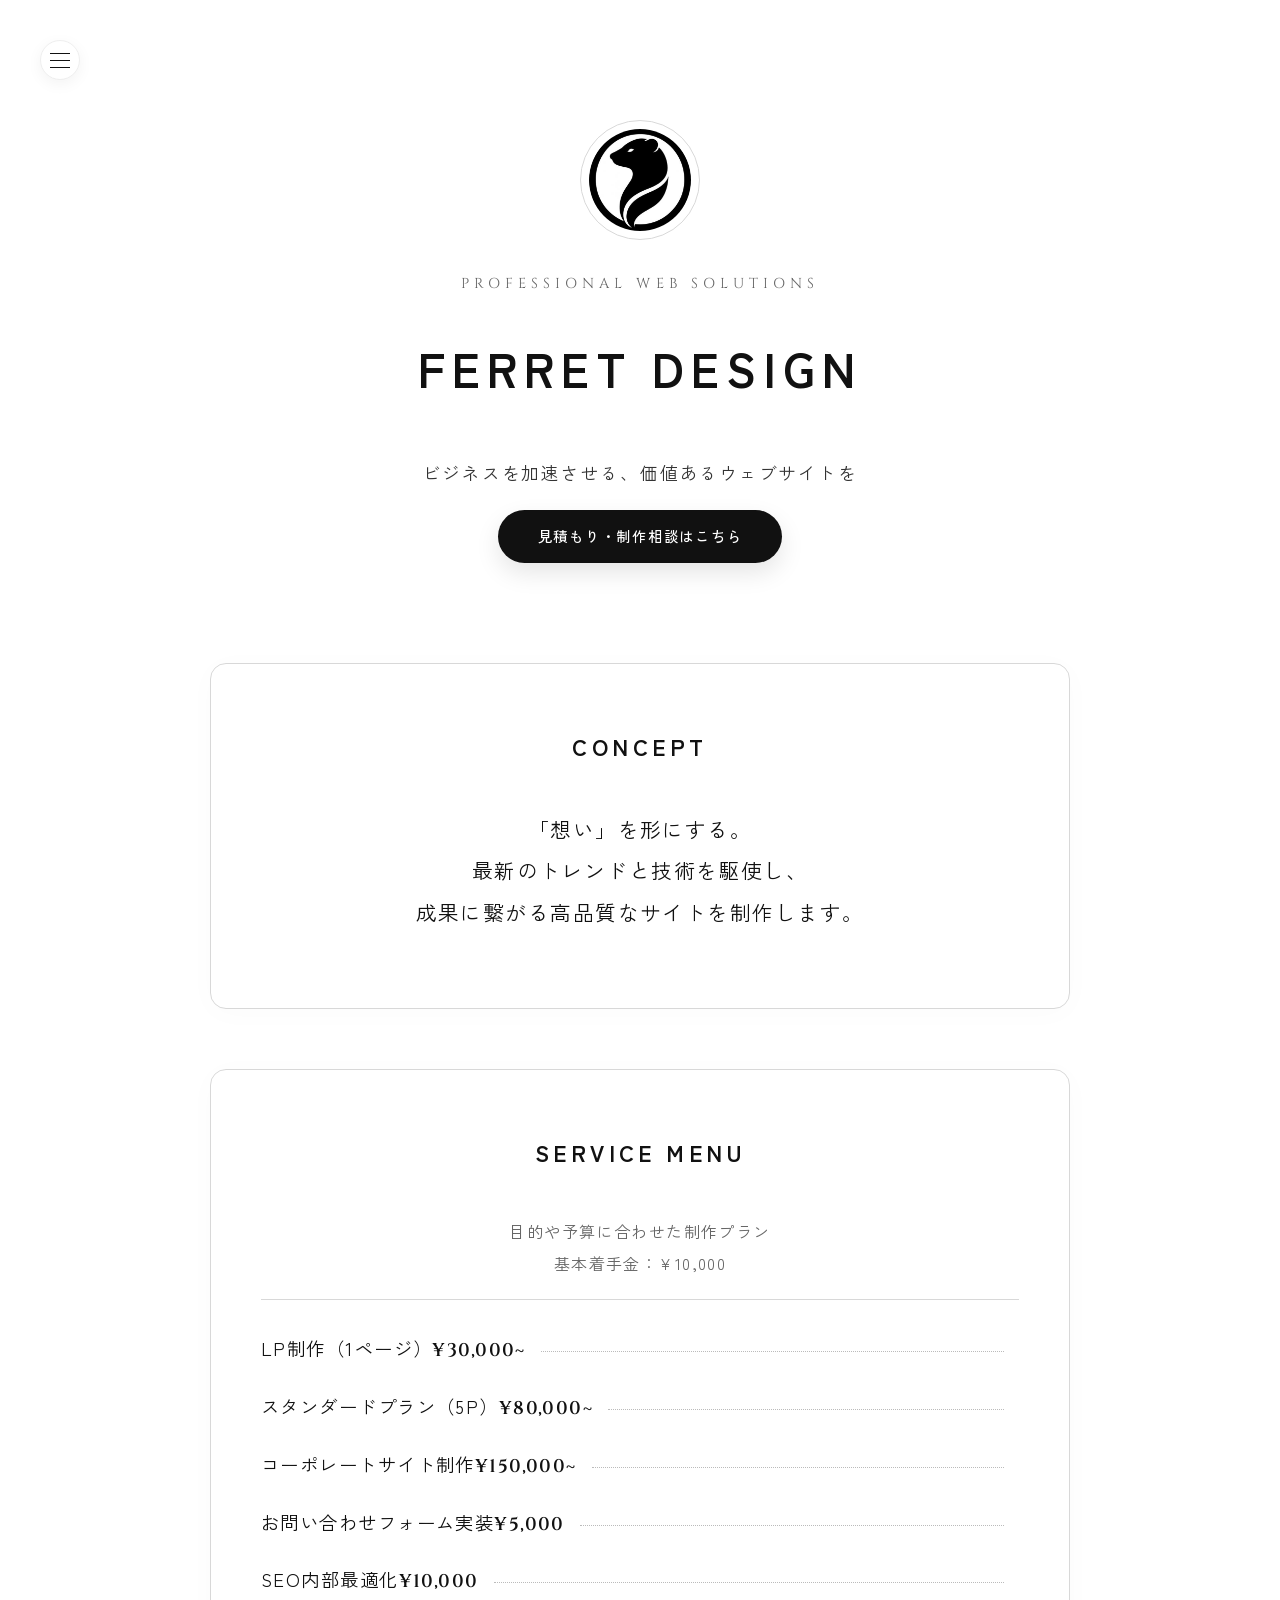
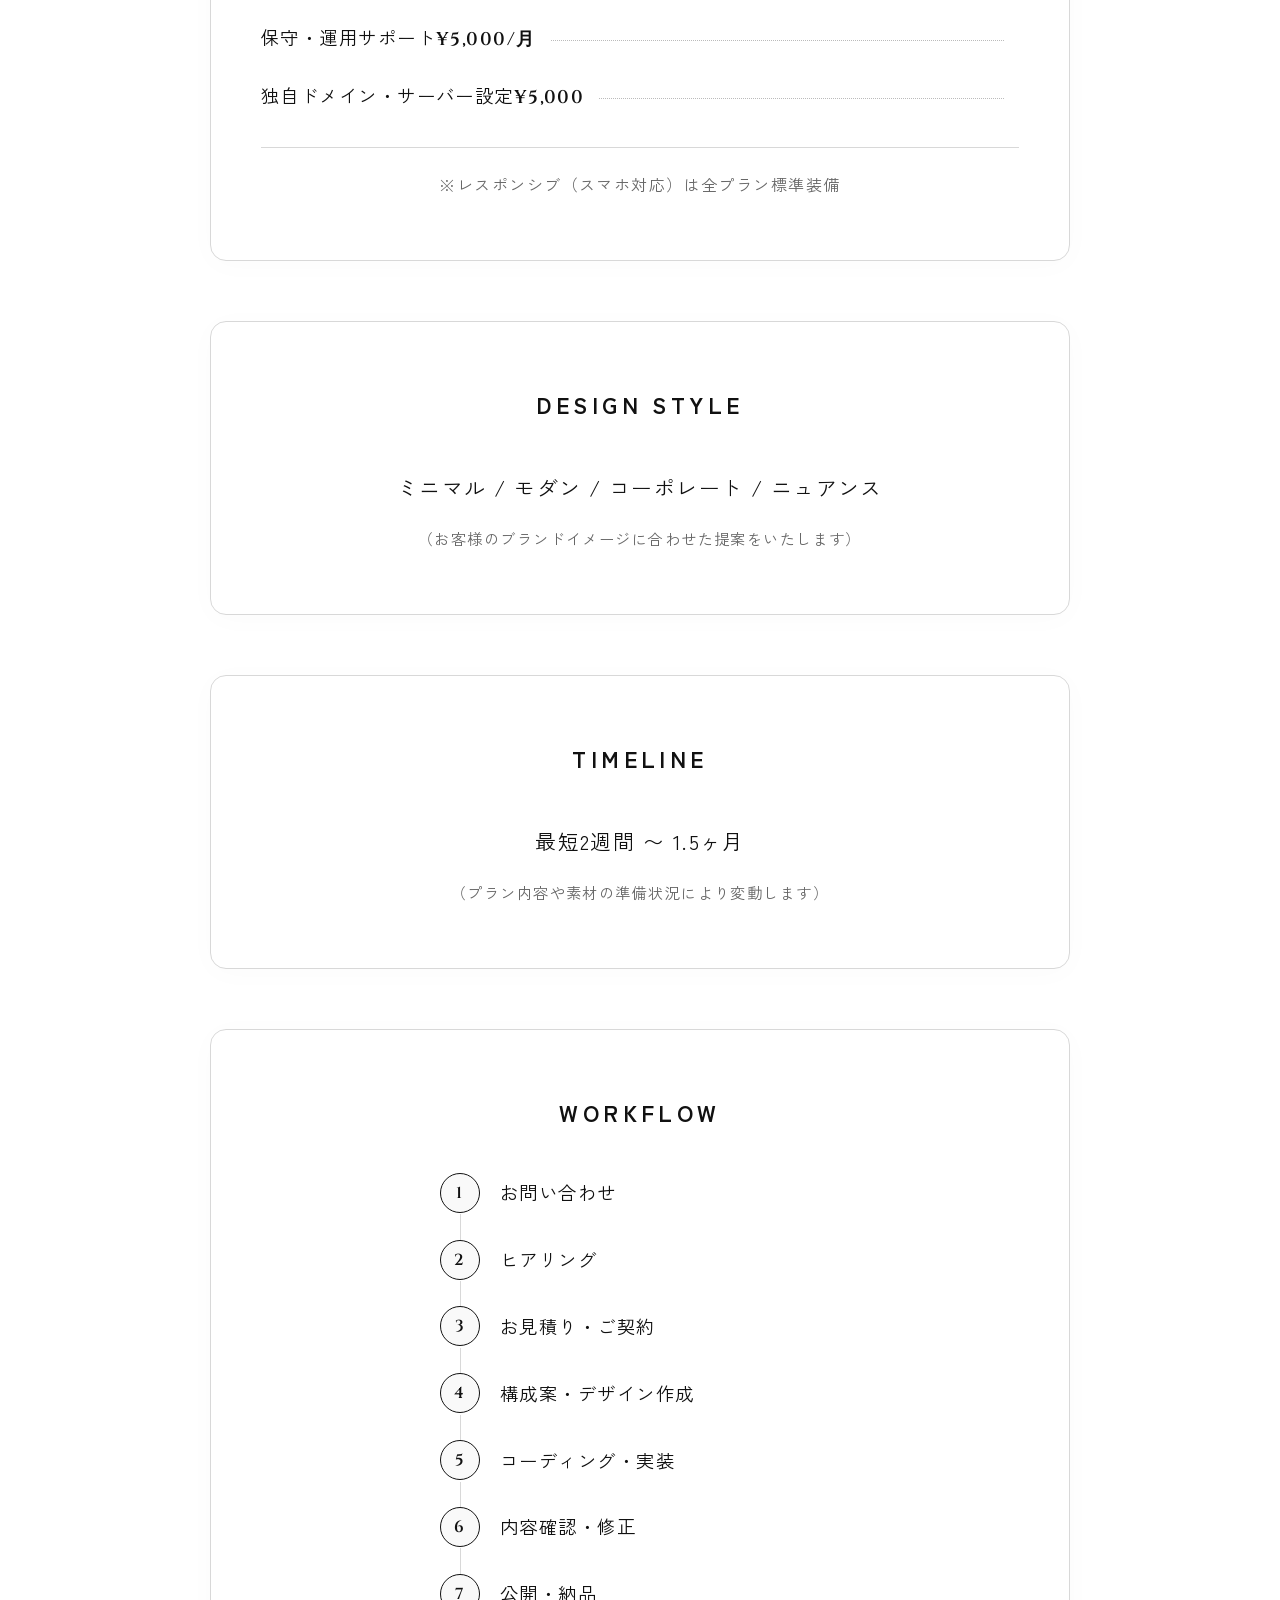
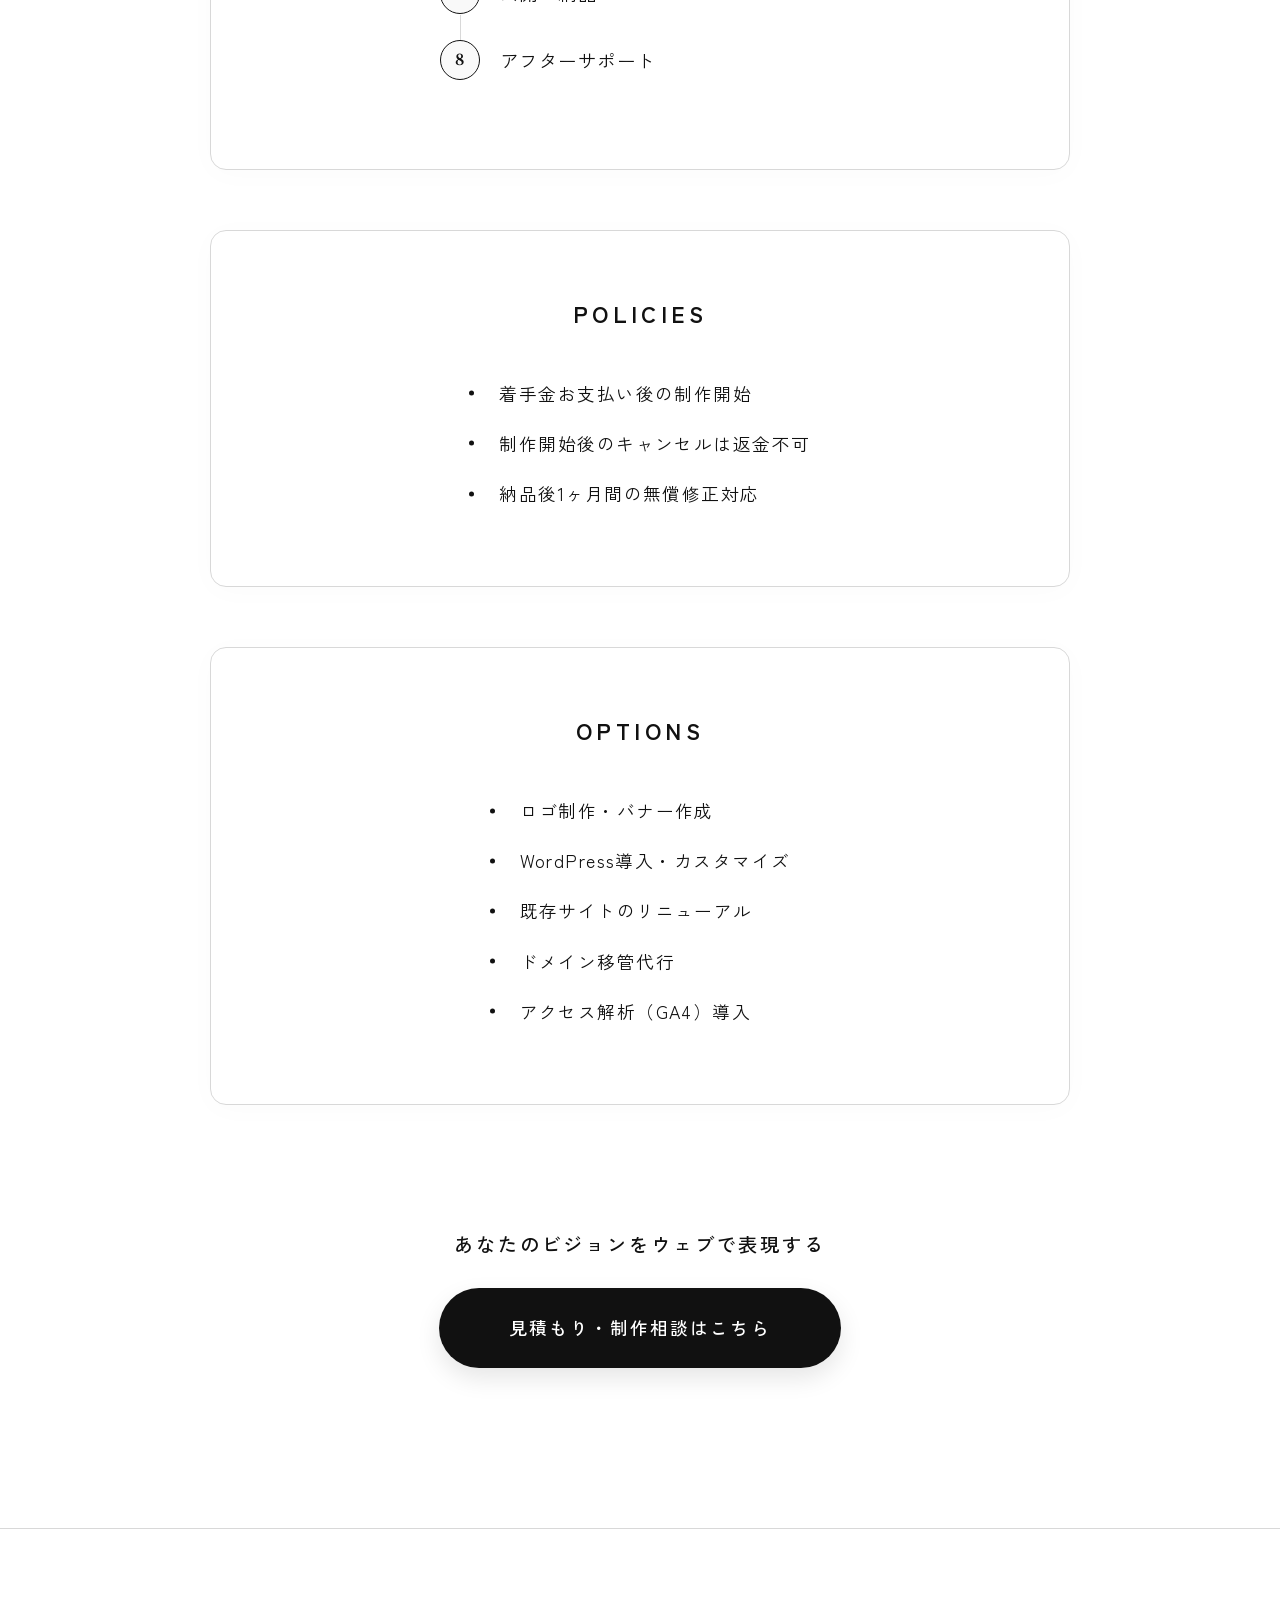
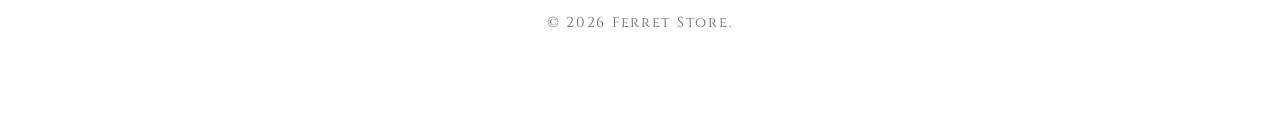
<file: index.html>
<!DOCTYPE html>
<html lang="ja">
<head>
    <meta charset="UTF-8">
    <meta name="viewport" content="width=device-width, initial-scale=1.0">
    <title>Ferret Store | カスタムコントローラーショップ</title>
    <meta name="description" content="PS4純正コントローラー（DualShock4）をベースにカスタムを行う持ち込みサービス">
    
    <!-- Google Fonts -->
    <link rel="preconnect" href="https://fonts.googleapis.com">
    <link rel="preconnect" href="https://fonts.gstatic.com" crossorigin>
    <link href="https://fonts.googleapis.com/css2?family=Cinzel:wght@400..800&family=Zen+Kaku+Gothic+New:wght@300;400;500&display=swap" rel="stylesheet">
    
    <link rel="stylesheet" href="style.css">
    <style>
        /* Sidebar Navigation Styles */
        .side-nav {
            position: fixed;
            top: 40px;
            left: 40px;
            z-index: 1000;
        }

        .nav-toggle {
            cursor: pointer;
            width: 40px;
            height: 40px;
            display: flex;
            flex-direction: column;
            justify-content: center;
            align-items: center;
            background: #fff;
            border: 1px solid #eee;
            border-radius: 50%;
            box-shadow: 0 4px 15px rgba(0,0,0,0.05);
            transition: all 0.3s ease;
        }

        .nav-toggle span {
            display: block;
            width: 20px;
            height: 1px;
            background: #111;
            margin: 3px 0;
            transition: 0.3s;
        }

        .nav-links {
            list-style: none;
            margin-top: 20px;
            background: rgba(255, 255, 255, 0.95);
            padding: 20px;
            border-radius: 12px;
            border: 1px solid #eee;
            box-shadow: 0 10px 30px rgba(0,0,0,0.05);
            backdrop-filter: blur(10px);
            opacity: 0;
            visibility: hidden;
            transform: translateX(-20px);
            transition: all 0.4s cubic-bezier(0.165, 0.84, 0.44, 1);
        }

        .side-nav.active .nav-links {
            opacity: 1;
            visibility: visible;
            transform: translateX(0);
        }

        .side-nav.active .nav-toggle span:nth-child(1) { transform: translateY(7px) rotate(45deg); }
        .side-nav.active .nav-toggle span:nth-child(2) { opacity: 0; }
        .side-nav.active .nav-toggle span:nth-child(3) { transform: translateY(-7px) rotate(-45deg); }

        .nav-links li {
            margin-bottom: 15px;
        }

        .nav-links li:last-child {
            margin-bottom: 0;
        }

        .nav-links a {
            text-decoration: none;
            color: #666;
            font-size: 0.85rem;
            text-transform: uppercase;
            letter-spacing: 0.2em;
            transition: color 0.3s;
            font-family: 'Zen Kaku Gothic New', sans-serif;
        }

        .nav-links a:hover {
            color: #111;
        }

        @media (max-width: 1000px) {
            .side-nav {
                top: 20px;
                left: 20px;
            }
        }
    </style>
</head>
<body>
    <nav class="side-nav">
        <div class="nav-toggle" id="navToggle">
            <span></span>
            <span></span>
            <span></span>
        </div>
        <ul class="nav-links">
            <li><a href="#concept">Concept</a></li>
            <li><a href="#menu">Menu</a></li>
            <li><a href="#colors">Colors</a></li>
            <li><a href="#delivery">Delivery</a></li>
            <li><a href="#flow">Flow</a></li>
            <li><a href="#notes">Notes</a></li>
            <li><a href="estimate.html" target="_blank">Order</a></li>
            <li><a href="contact.html" target="_blank">Contact</a></li>
        </ul>
    </nav>
    <div class="wrapper fade-in">
        <header class="header">
            <div class="logo-container">
                <img src="logo.jpg" alt="Ferret Design Logo" class="site-logo">
            </div>
            <p class="subtitle">Professional Web Solutions</p>
            <h1 class="site-title">Ferret Design</h1>
            <div class="header-cta" style="margin-top: 40px;">
                <p class="cta-tagline" style="font-size: 1.1rem; margin-bottom: 20px; letter-spacing: 0.1em; color: #333;">ビジネスを加速させる、価値あるウェブサイトを</p>
                <a href="estimate.html" target="_blank" class="btn-primary" style="padding: 12px 40px; font-size: 0.9rem;">見積もり・制作相談はこちら</a>
            </div>
        </header>

        <main class="main-content">
            <section class="section" id="concept">
                <h2 class="section-title">Concept</h2>
                <div class="content-box">
                    <p class="text-large">
                        「想い」を形にする。<br>
                        最新のトレンドと技術を駆使し、<br>
                        成果に繋がる高品質なサイトを制作します。
                    </p>
                </div>
            </section>

            <section class="section" id="menu">
                <h2 class="section-title">Service Menu</h2>
                <div class="content-box">
                    <div class="menu-header">
                        <p>目的や予算に合わせた制作プラン</p>
                        <p>基本着手金：¥10,000</p>
                    </div>
                    <ul class="menu-list">
                        <li><span class="label">LP制作（1ページ）</span><span class="price">¥30,000~</span></li>
                        <li><span class="label">スタンダードプラン（5P）</span><span class="price">¥80,000~</span></li>
                        <li><span class="label">コーポレートサイト制作</span><span class="price">¥150,000~</span></li>
                        <li><span class="label">お問い合わせフォーム実装</span><span class="price">¥5,000</span></li>
                        <li><span class="label">SEO内部最適化</span><span class="price">¥10,000</span></li>
                        <li><span class="label">保守・運用サポート</span><span class="price">¥5,000/月</span></li>
                        <li><span class="label">独自ドメイン・サーバー設定</span><span class="price">¥5,000</span></li>
                    </ul>
                    <div class="menu-footer">
                        <p>※レスポンシブ（スマホ対応）は全プラン標準装備</p>
                    </div>
                </div>
            </section>

            <section class="section" id="colors">
                <h2 class="section-title">Design Style</h2>
                <div class="content-box">
                    <p class="text-large">ミニマル / モダン / コーポレート / ニュアンス</p>
                    <p class="text-small">（お客様のブランドイメージに合わせた提案をいたします）</p>
                </div>
            </section>

            <section class="section" id="delivery">
                <h2 class="section-title">Timeline</h2>
                <div class="content-box">
                    <p class="text-large">最短2週間 〜 1.5ヶ月</p>
                    <p class="text-small">（プラン内容や素材の準備状況により変動します）</p>
                </div>
            </section>

            <section class="section" id="flow">
                <h2 class="section-title">Workflow</h2>
                <div class="content-box">
                    <ol class="flow-list">
                        <li><span>1</span>お問い合わせ</li>
                        <li><span>2</span>ヒアリング</li>
                        <li><span>3</span>お見積り・ご契約</li>
                        <li><span>4</span>構成案・デザイン作成</li>
                        <li><span>5</span>コーディング・実装</li>
                        <li><span>6</span>内容確認・修正</li>
                        <li><span>7</span>公開・納品</li>
                        <li><span>8</span>アフターサポート</li>
                    </ol>
                </div>
            </section>

            <section class="section" id="notes">
                <h2 class="section-title">Policies</h2>
                <div class="content-box">
                    <ul class="notes-list">
                        <li>着手金お支払い後の制作開始</li>
                        <li>制作開始後のキャンセルは返金不可</li>
                        <li>納品後1ヶ月間の無償修正対応</li>
                    </ul>
                </div>
            </section>

            <section class="section" id="details">
                <h2 class="section-title">Options</h2>
                <div class="content-box">
                    <ul class="notes-list">
                        <li>ロゴ制作・バナー作成</li>
                        <li>WordPress導入・カスタマイズ</li>
                        <li>既存サイトのリニューアル</li>
                        <li>ドメイン移管代行</li>
                        <li>アクセス解析（GA4）導入</li>
                    </ul>
                </div>
            </section>

            <section class="cta-section">
                <p class="cta-tagline" style="font-size: 1.2rem; margin-bottom: 25px; letter-spacing: 0.15em; font-weight: 500;">あなたのビジョンをウェブで表現する</p>
                <a href="estimate.html" target="_blank" class="btn-primary">見積もり・制作相談はこちら</a>
            </section>
        </main>

        <footer class="footer">
            <p>&copy; 2026 Ferret Store.</p>
        </footer>
    </div>
    <script>
        const navToggle = document.getElementById('navToggle');
        const sideNav = document.querySelector('.side-nav');
        const navLinks = document.querySelectorAll('.nav-links a');

        navToggle.addEventListener('click', () => {
            sideNav.classList.toggle('active');
        });

        navLinks.forEach(link => {
            link.addEventListener('click', () => {
                sideNav.classList.remove('active');
            });
        });
    </script>
</body>
</html>
</file>
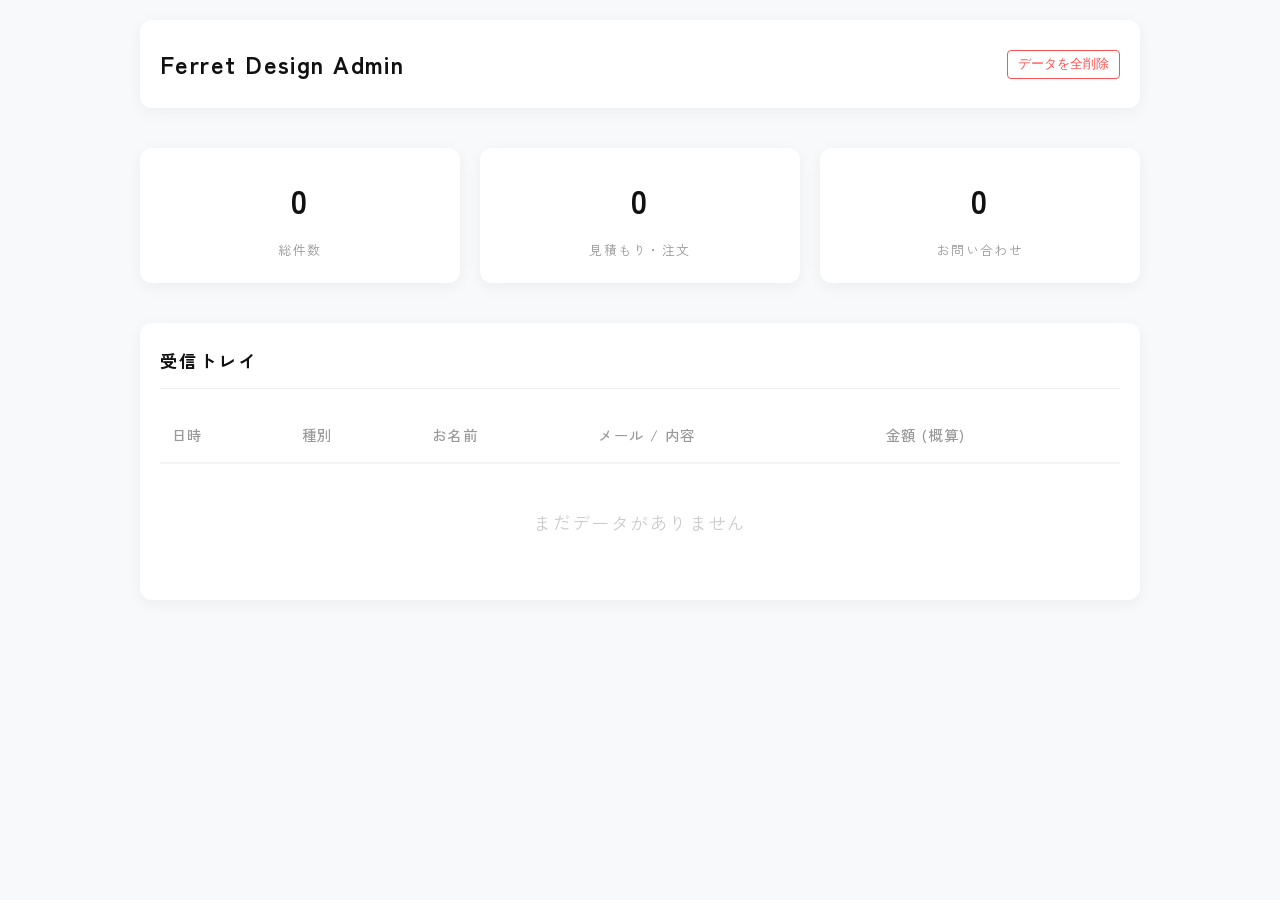
<file: admin.html>
<!DOCTYPE html>
<html lang="ja">
<head>
    <meta charset="UTF-8">
    <meta name="viewport" content="width=device-width, initial-scale=1.0">
    <title>Admin Dashboard | Ferret Design</title>
    
    <!-- Google Fonts -->
    <link rel="preconnect" href="https://fonts.googleapis.com">
    <link rel="preconnect" href="https://fonts.gstatic.com" crossorigin>
    <link href="https://fonts.googleapis.com/css2?family=Zen+Kaku+Gothic+New:wght@300;400;500;700&display=swap" rel="stylesheet">
    
    <link rel="stylesheet" href="style.css">
    <style>
        body {
            background-color: #f8f9fa;
            padding: 20px;
        }
        .admin-container {
            max-width: 1000px;
            margin: 0 auto;
        }
        .admin-header {
            display: flex;
            justify-content: space-between;
            align-items: center;
            margin-bottom: 40px;
            padding: 20px;
            background: #fff;
            border-radius: 12px;
            box-shadow: 0 4px 15px rgba(0,0,0,0.05);
        }
        .admin-title {
            font-size: 1.5rem;
            font-weight: 700;
            color: #111;
        }
        .stats-grid {
            display: grid;
            grid-template-columns: repeat(auto-fit, minmax(200px, 1fr));
            gap: 20px;
            margin-bottom: 40px;
        }
        .stat-card {
            background: #fff;
            padding: 20px;
            border-radius: 12px;
            box-shadow: 0 4px 15px rgba(0,0,0,0.05);
            text-align: center;
        }
        .stat-value {
            font-size: 2rem;
            font-weight: 700;
            color: #111;
            margin-bottom: 5px;
        }
        .stat-label {
            font-size: 0.8rem;
            color: #999;
            text-transform: uppercase;
        }
        .data-table-container {
            background: #fff;
            padding: 20px;
            border-radius: 12px;
            box-shadow: 0 4px 15px rgba(0,0,0,0.05);
            overflow-x: auto;
        }
        .table-title {
            font-size: 1.1rem;
            font-weight: 700;
            margin-bottom: 20px;
            padding-bottom: 10px;
            border-bottom: 1px solid #eee;
        }
        table {
            width: 100%;
            border-collapse: collapse;
            font-size: 0.9rem;
        }
        th {
            text-align: left;
            padding: 12px;
            color: #999;
            font-weight: 500;
            border-bottom: 2px solid #f5f5f5;
        }
        td {
            padding: 15px 12px;
            border-bottom: 1px solid #f5f5f5;
            vertical-align: top;
        }
        .badge {
            display: inline-block;
            padding: 4px 8px;
            border-radius: 4px;
            font-size: 0.75rem;
            font-weight: 700;
        }
        .badge-order { background: #e3f2fd; color: #1976d2; }
        .badge-contact { background: #f1f8e9; color: #388e3c; }
        
        .empty-state {
            text-align: center;
            padding: 40px;
            color: #ccc;
        }
    </style>
</head>
<body>
    <div class="admin-container fade-in">
        <header class="admin-header">
            <div class="admin-title">Ferret Design Admin</div>
            <button onclick="clearData()" style="font-size: 0.8rem; color: #ff5252; background: none; border: 1px solid #ff5252; padding: 5px 10px; border-radius: 4px; cursor: pointer;">データを全削除</button>
        </header>

        <div class="stats-grid">
            <div class="stat-card">
                <div class="stat-value" id="totalCount">0</div>
                <div class="stat-label">総件数</div>
            </div>
            <div class="stat-card">
                <div class="stat-value" id="orderCount">0</div>
                <div class="stat-label">見積もり・注文</div>
            </div>
            <div class="stat-card">
                <div class="stat-value" id="contactCount">0</div>
                <div class="stat-label">お問い合わせ</div>
            </div>
        </div>

        <div class="data-table-container">
            <div class="table-title">受信トレイ</div>
            <table id="dataTable">
                <thead>
                    <tr>
                        <th>日時</th>
                        <th>種別</th>
                        <th>お名前</th>
                        <th>メール / 内容</th>
                        <th>金額 (概算)</th>
                    </tr>
                </thead>
                <tbody id="dataBody">
                    <!-- Data will be loaded here -->
                </tbody>
            </table>
            <div id="emptyState" class="empty-state">まだデータがありません</div>
        </div>
    </div>

    <script>
        function loadData() {
            const data = JSON.parse(localStorage.getItem('ferretStoreData') || '[]');
            const body = document.getElementById('dataBody');
            const emptyState = document.getElementById('emptyState');
            
            body.innerHTML = '';
            
            if (data.length === 0) {
                emptyState.style.display = 'block';
            } else {
                emptyState.style.display = 'none';
                data.sort((a, b) => new Date(b.date) - new Date(a.date));
                
                data.forEach(item => {
                    const tr = document.createElement('tr');
                    const isOrder = item.type === 'Order';
                    tr.innerHTML = `
                        <td style="white-space: nowrap;">${new Date(item.date).toLocaleString()}</td>
                        <td><span class="badge ${isOrder ? 'badge-order' : 'badge-contact'}">${isOrder ? '見積もり' : '問い合わ'}</span></td>
                        <td style="font-weight: 500;">${item.name}</td>
                        <td>
                            <div style="color: #666; margin-bottom: 5px;">${item.email}</div>
                            <div style="font-size: 0.85rem; line-height: 1.4;">${item.message}</div>
                            ${item.options ? `<div style="font-size: 0.75rem; color: #999; margin-top: 5px;">オプション: ${item.options}</div>` : ''}
                        </td>
                        <td style="font-weight: 700;">${item.total || '-'}</td>
                    `;
                    body.appendChild(tr);
                });
            }

            // Stats
            document.getElementById('totalCount').textContent = data.length;
            document.getElementById('orderCount').textContent = data.filter(i => i.type === 'Order').length;
            document.getElementById('contactCount').textContent = data.filter(i => i.type === 'Contact').length;
        }

        function clearData() {
            if(confirm('全てのデータを削除してもよろしいですか？')) {
                localStorage.removeItem('ferretStoreData');
                loadData();
            }
        }

        loadData();
        // Refresh every 5 seconds if someone submits while open
        setInterval(loadData, 5000);
    </script>
</body>
</html>
</file>
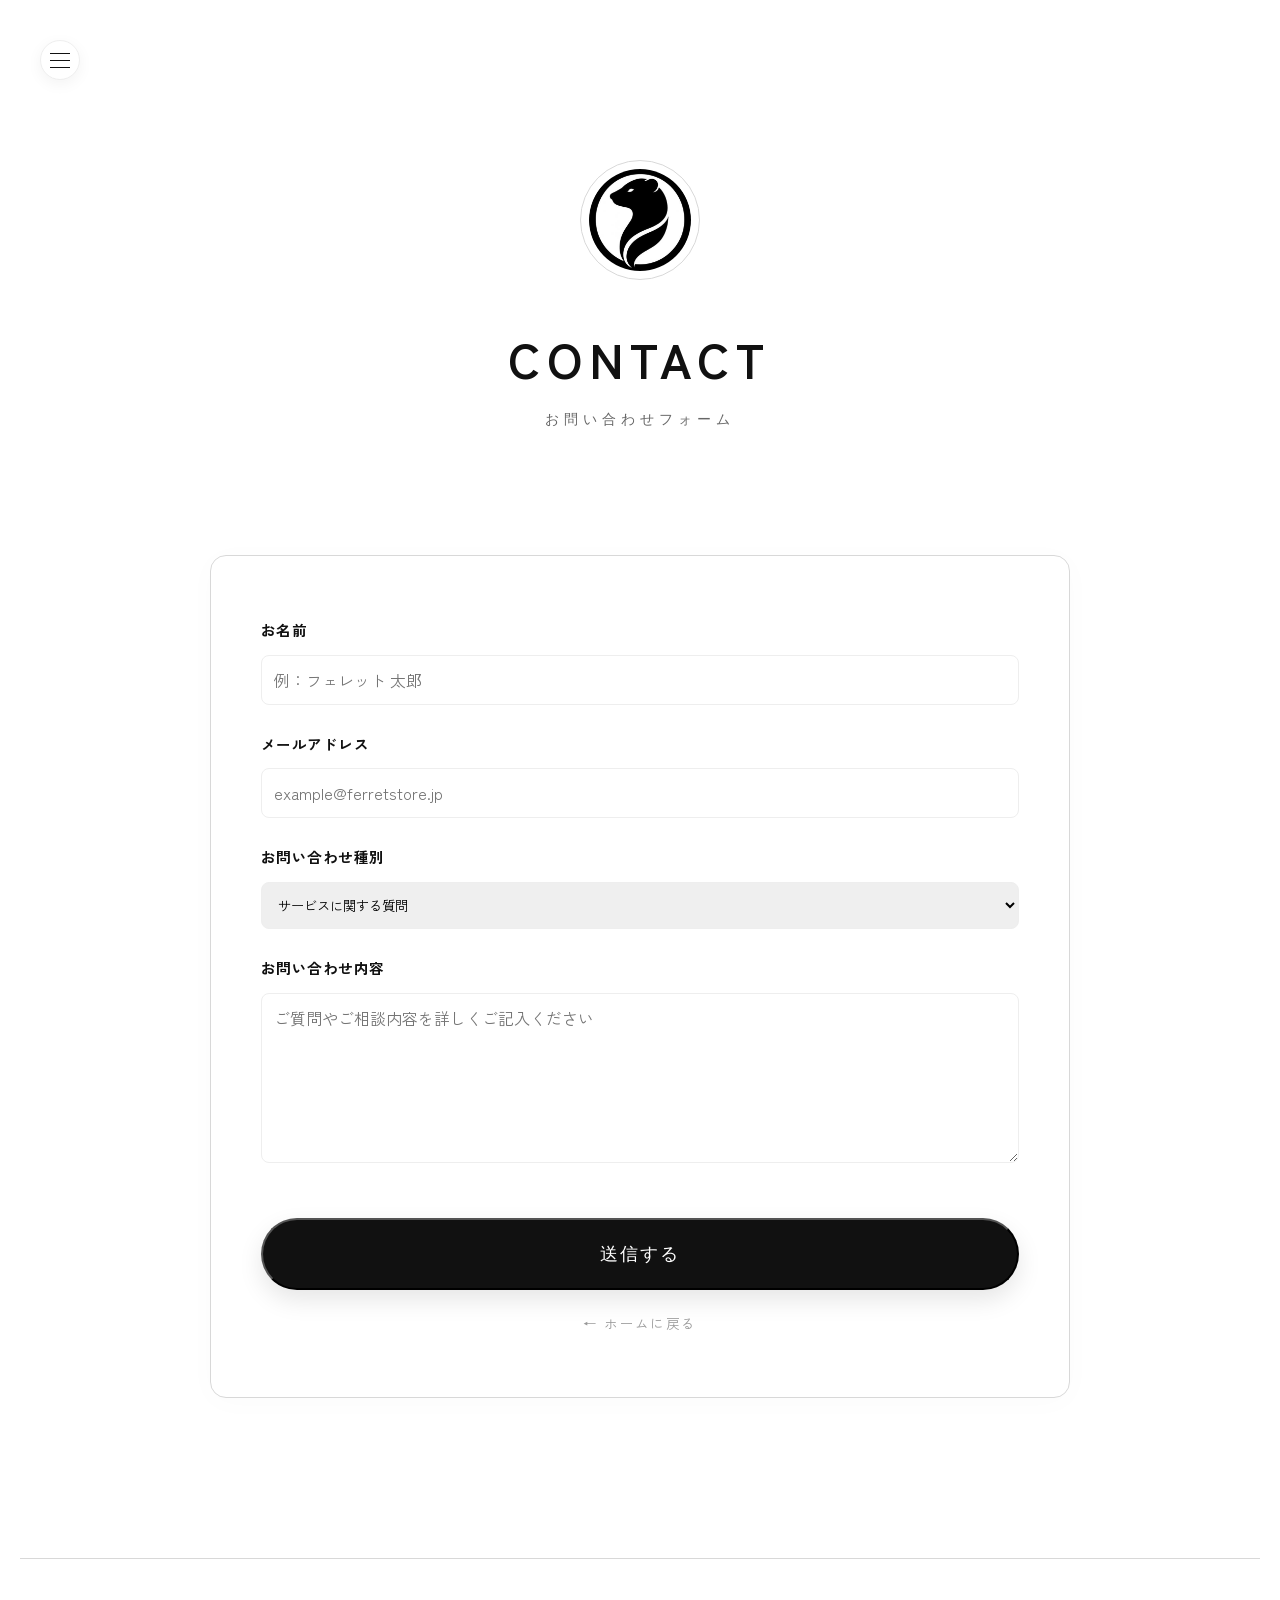
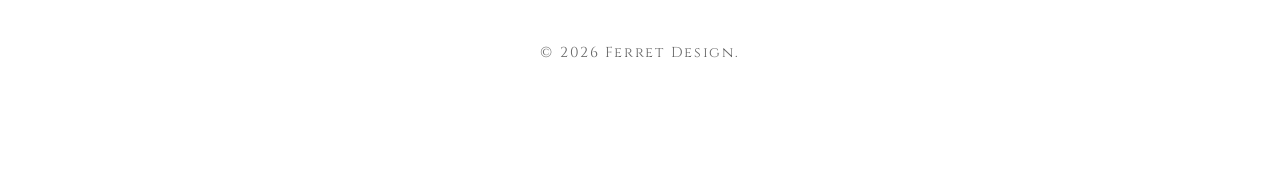
<file: contact.html>
<!DOCTYPE html>
<html lang="ja">
<head>
    <meta charset="UTF-8">
    <meta name="viewport" content="width=device-width, initial-scale=1.0">
    <title>Contact | Ferret Design</title>
    
    <!-- Google Fonts -->
    <link rel="preconnect" href="https://fonts.googleapis.com">
    <link rel="preconnect" href="https://fonts.gstatic.com" crossorigin>
    <link href="https://fonts.googleapis.com/css2?family=Cinzel:wght@400..800&family=Zen+Kaku+Gothic+New:wght@300;400;500&display=swap" rel="stylesheet">
    
    <link rel="stylesheet" href="style.css">
    <style>
        /* Sidebar Navigation Styles */
        .side-nav {
            position: fixed;
            top: 40px;
            left: 40px;
            z-index: 1000;
        }

        .nav-toggle {
            cursor: pointer;
            width: 40px;
            height: 40px;
            display: flex;
            flex-direction: column;
            justify-content: center;
            align-items: center;
            background: #fff;
            border: 1px solid #eee;
            border-radius: 50%;
            box-shadow: 0 4px 15px rgba(0,0,0,0.05);
            transition: all 0.3s ease;
        }

        .nav-toggle span {
            display: block;
            width: 20px;
            height: 1px;
            background: #111;
            margin: 3px 0;
            transition: 0.3s;
        }

        .nav-links {
            list-style: none;
            margin-top: 20px;
            background: rgba(255, 255, 255, 0.95);
            padding: 20px;
            border-radius: 12px;
            border: 1px solid #eee;
            box-shadow: 0 10px 30px rgba(0,0,0,0.05);
            backdrop-filter: blur(10px);
            opacity: 0;
            visibility: hidden;
            transform: translateX(-20px);
            transition: all 0.4s cubic-bezier(0.165, 0.84, 0.44, 1);
        }

        .side-nav.active .nav-links {
            opacity: 1;
            visibility: visible;
            transform: translateX(0);
        }

        .side-nav.active .nav-toggle span:nth-child(1) { transform: translateY(7px) rotate(45deg); }
        .side-nav.active .nav-toggle span:nth-child(2) { opacity: 0; }
        .side-nav.active .nav-toggle span:nth-child(3) { transform: translateY(-7px) rotate(-45deg); }

        .nav-links li {
            margin-bottom: 15px;
        }

        .nav-links li:last-child {
            margin-bottom: 0;
        }

        .nav-links a {
            text-decoration: none;
            color: #666;
            font-size: 0.85rem;
            text-transform: uppercase;
            letter-spacing: 0.2em;
            transition: color 0.3s;
            font-family: 'Zen Kaku Gothic New', sans-serif;
        }

        .nav-links a:hover {
            color: #111;
        }

        @media (max-width: 1000px) {
            .side-nav {
                top: 20px;
                left: 20px;
            }
        }

        body {
            padding: 40px 20px;
        }
        .main-content {
            max-width: 900px;
        }
        .contact-form {
            text-align: left;
            width: 100%;
        }
        .form-group {
            margin-bottom: 25px;
        }
        .form-group label {
            display: block;
            font-weight: 700;
            margin-bottom: 10px;
            font-size: 0.9rem;
        }
        .form-group input[type="text"],
        .form-group input[type="email"],
        .form-group textarea {
            width: 100%;
            padding: 12px;
            border: 1px solid #eee;
            border-radius: 8px;
            font-family: 'Zen Kaku Gothic New', sans-serif;
            font-size: 1rem;
        }
    </style>
</head>
<body>
    <nav class="side-nav">
        <div class="nav-toggle" id="navToggle">
            <span></span>
            <span></span>
            <span></span>
        </div>
        <ul class="nav-links">
            <li><a href="index.html#concept">Concept</a></li>
            <li><a href="index.html#menu">Menu</a></li>
            <li><a href="index.html#colors">Colors</a></li>
            <li><a href="index.html#delivery">Delivery</a></li>
            <li><a href="index.html#flow">Flow</a></li>
            <li><a href="index.html#notes">Notes</a></li>
            <li><a href="estimate.html">Order</a></li>
            <li><a href="contact.html">Contact</a></li>
        </ul>
    </nav>
    <div class="wrapper fade-in">
        <header class="header">
            <div class="logo-container">
                <img src="logo.jpg" alt="Ferret Design Logo" class="site-logo">
            </div>
            <h1 class="site-title">Contact</h1>
            <p class="subtitle">お問い合わせフォーム</p>
        </header>

        <main class="main-content">
            <div class="section">
                <form id="contactForm" class="contact-form">
                    <div class="form-group">
                        <label>お名前</label>
                        <input type="text" placeholder="例：フェレット 太郎" required>
                    </div>
                    
                    <div class="form-group">
                        <label>メールアドレス</label>
                        <input type="email" placeholder="example@ferretstore.jp" required>
                    </div>

                    <div class="form-group">
                        <label>お問い合わせ種別</label>
                        <select style="width: 100%; padding: 12px; border: 1px solid #eee; border-radius: 8px; font-family: 'Zen Kaku Gothic New', sans-serif;">
                            <option>サービスに関する質問</option>
                            <option>納期のご相談</option>
                            <option>故障・修理について</option>
                            <option>その他</option>
                        </select>
                    </div>

                    <div class="form-group">
                        <label>お問い合わせ内容</label>
                        <textarea rows="6" placeholder="ご質問やご相談内容を詳しくご記入ください" required></textarea>
                    </div>

                    <button type="submit" class="btn-primary" style="width: 100%; margin-top: 20px;">送信する</button>
                    <a href="index.html" style="display: block; text-align: center; margin-top: 20px; font-size: 0.85rem; color: #999; text-decoration: none;">← ホームに戻る</a>
                </form>
            </div>
        </main>

        <footer class="footer">
            <p>&copy; 2026 Ferret Design.</p>
        </footer>
    </div>

    <script>
        document.getElementById('contactForm').addEventListener('submit', (e) => {
            e.preventDefault();
            
            const newData = {
                type: 'Contact',
                date: new Date().toISOString(),
                name: document.querySelector('input[type="text"]').value,
                email: document.querySelector('input[type="email"]').value,
                message: document.querySelector('textarea').value,
                total: null
            };

            const existingData = JSON.parse(localStorage.getItem('ferretStoreData') || '[]');
            existingData.push(newData);
            localStorage.setItem('ferretStoreData', JSON.stringify(existingData));

            alert('お問い合わせが送信されました（デモ）。管理者ページで内容を確認できます。');
            e.target.reset();
        });

        // Navigation Toggle
        const navToggle = document.getElementById('navToggle');
        const sideNav = document.querySelector('.side-nav');
        const navLinks = document.querySelectorAll('.nav-links a');

        navToggle.addEventListener('click', () => {
            sideNav.classList.toggle('active');
        });

        navLinks.forEach(link => {
            link.addEventListener('click', () => {
                sideNav.classList.remove('active');
            });
        });
    </script>
</body>
</html>
</file>
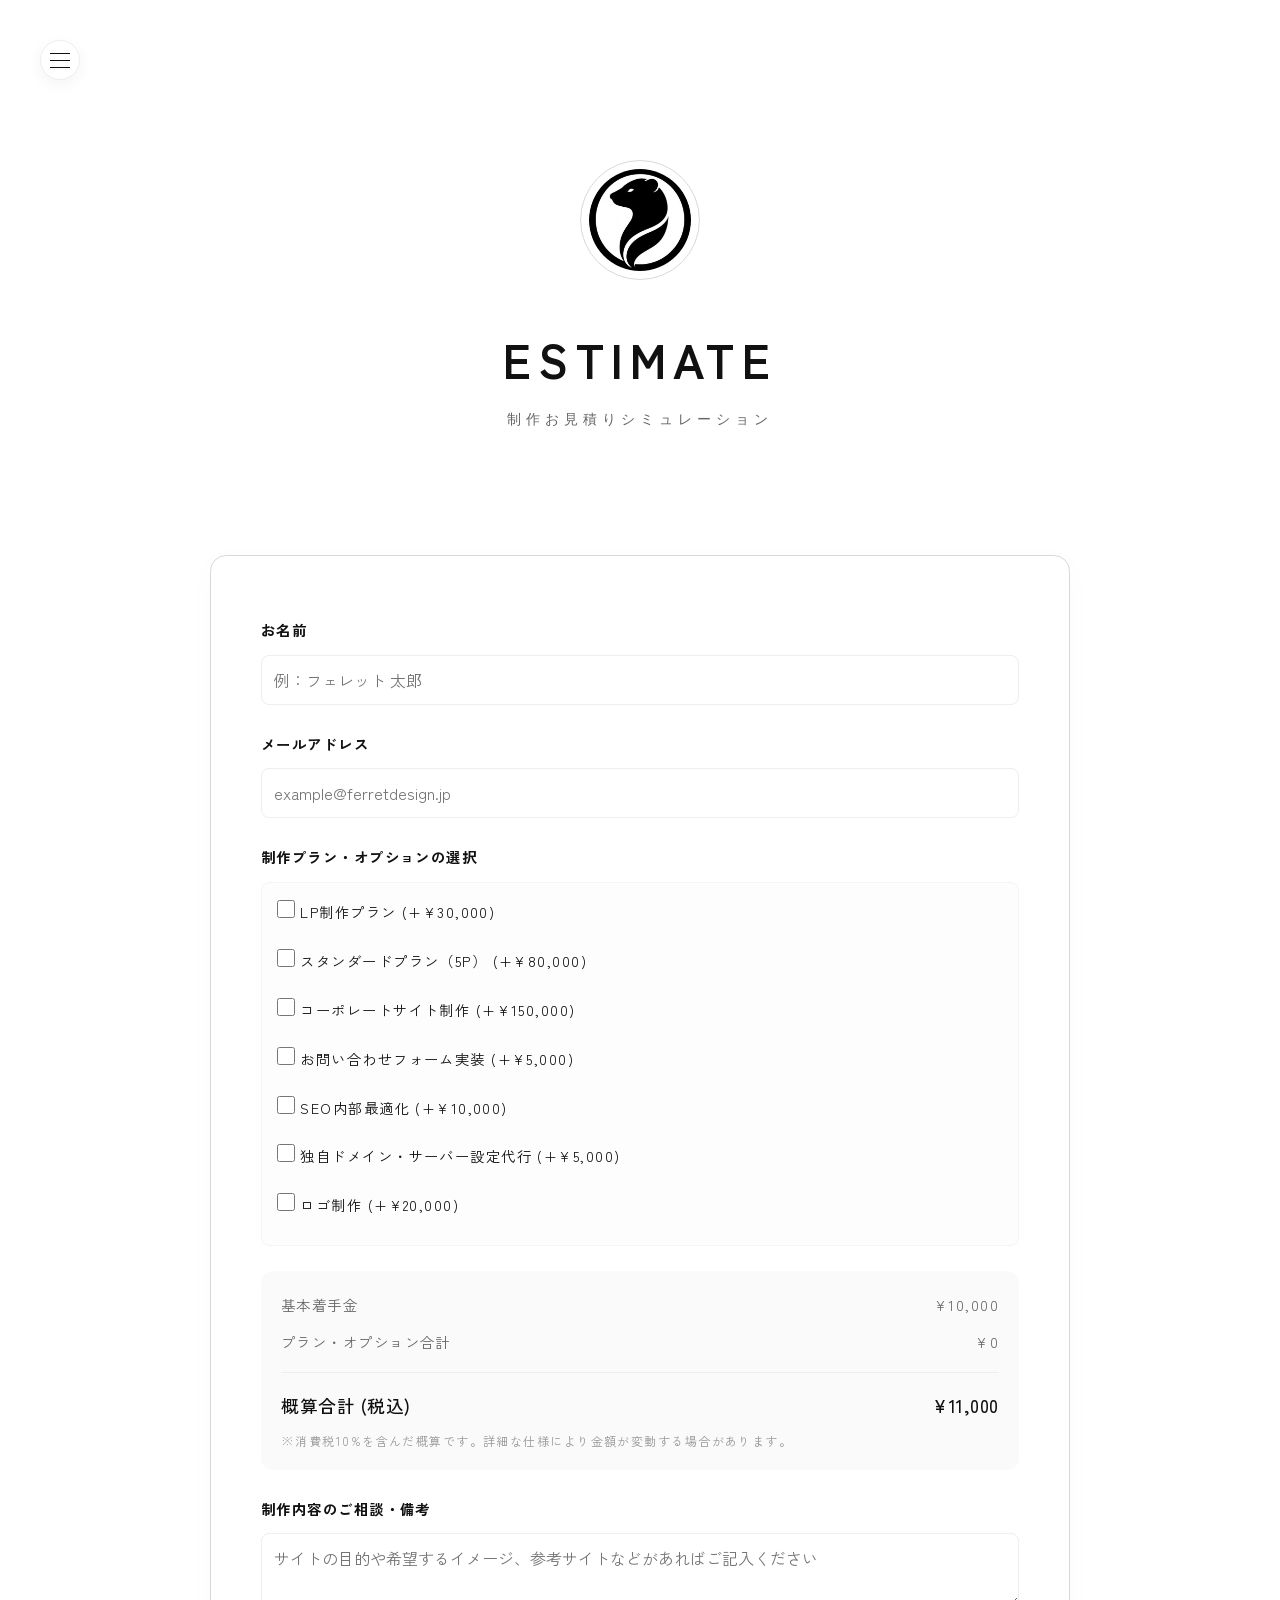
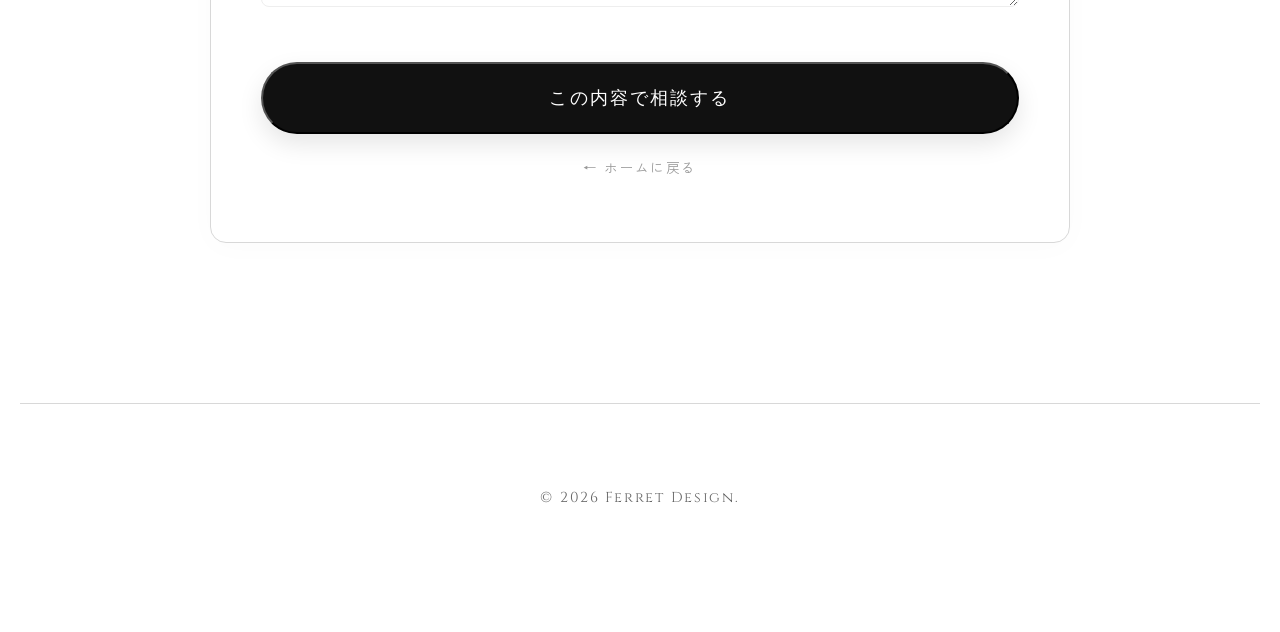
<file: estimate.html>
<!DOCTYPE html>
<html lang="ja">
<head>
    <meta charset="UTF-8">
    <meta name="viewport" content="width=device-width, initial-scale=1.0">
    <title>Estimate | Ferret Design</title>
    
    <!-- Google Fonts -->
    <link rel="preconnect" href="https://fonts.googleapis.com">
    <link rel="preconnect" href="https://fonts.gstatic.com" crossorigin>
    <link href="https://fonts.googleapis.com/css2?family=Cinzel:wght@400..800&family=Zen+Kaku+Gothic+New:wght@300;400;500&display=swap" rel="stylesheet">
    
    <link rel="stylesheet" href="style.css">
    <style>
        /* Sidebar Navigation Styles */
        .side-nav {
            position: fixed;
            top: 40px;
            left: 40px;
            z-index: 1000;
        }

        .nav-toggle {
            cursor: pointer;
            width: 40px;
            height: 40px;
            display: flex;
            flex-direction: column;
            justify-content: center;
            align-items: center;
            background: #fff;
            border: 1px solid #eee;
            border-radius: 50%;
            box-shadow: 0 4px 15px rgba(0,0,0,0.05);
            transition: all 0.3s ease;
        }

        .nav-toggle span {
            display: block;
            width: 20px;
            height: 1px;
            background: #111;
            margin: 3px 0;
            transition: 0.3s;
        }

        .nav-links {
            list-style: none;
            margin-top: 20px;
            background: rgba(255, 255, 255, 0.95);
            padding: 20px;
            border-radius: 12px;
            border: 1px solid #eee;
            box-shadow: 0 10px 30px rgba(0,0,0,0.05);
            backdrop-filter: blur(10px);
            opacity: 0;
            visibility: hidden;
            transform: translateX(-20px);
            transition: all 0.4s cubic-bezier(0.165, 0.84, 0.44, 1);
        }

        .side-nav.active .nav-links {
            opacity: 1;
            visibility: visible;
            transform: translateX(0);
        }

        .side-nav.active .nav-toggle span:nth-child(1) { transform: translateY(7px) rotate(45deg); }
        .side-nav.active .nav-toggle span:nth-child(2) { opacity: 0; }
        .side-nav.active .nav-toggle span:nth-child(3) { transform: translateY(-7px) rotate(-45deg); }

        .nav-links li {
            margin-bottom: 15px;
        }

        .nav-links li:last-child {
            margin-bottom: 0;
        }

        .nav-links a {
            text-decoration: none;
            color: #666;
            font-size: 0.85rem;
            text-transform: uppercase;
            letter-spacing: 0.2em;
            transition: color 0.3s;
            font-family: 'Zen Kaku Gothic New', sans-serif;
        }

        .nav-links a:hover {
            color: #111;
        }

        @media (max-width: 1000px) {
            .side-nav {
                top: 20px;
                left: 20px;
            }
        }

        /* Reusing some specific styles for the estimate page */
        body {
            padding: 40px 20px;
        }
        .main-content {
            max-width: 900px;
        }
        /* Order Form Styles */
        .order-form {
            text-align: left;
            width: 100%;
        }

        .form-group {
            margin-bottom: 25px;
        }

        .form-group label {
            display: block;
            font-weight: 700;
            margin-bottom: 10px;
            font-size: 0.9rem;
        }

        .form-group input[type="text"],
        .form-group textarea {
            width: 100%;
            padding: 12px;
            border: 1px solid #eee;
            border-radius: 8px;
            font-family: 'Zen Kaku Gothic New', sans-serif;
            font-size: 1rem;
        }

        .calc-options {
            display: flex;
            flex-direction: column;
            gap: 10px;
            background: #fdfdfd;
            padding: 15px;
            border-radius: 8px;
            border: 1px solid #f5f5f5;
        }

        .calc-item {
            display: flex;
            align-items: center;
            gap: 10px;
            font-size: 0.95rem;
            cursor: pointer;
            font-weight: 400 !important;
        }

        .calc-item input {
            width: 18px;
            height: 18px;
            accent-color: #111;
        }

        .estimation-result {
            background: #fafafa;
            padding: 20px;
            border-radius: 12px;
            margin-bottom: 25px;
        }

        .est-row {
            display: flex;
            justify-content: space-between;
            margin-bottom: 8px;
            font-size: 0.9rem;
            color: #666;
        }

        .est-row.total {
            margin-top: 15px;
            padding-top: 15px;
            border-top: 1px solid #eee;
            color: #111;
            font-weight: 500;
            font-size: 1.1rem;
            letter-spacing: 0.03em;
        }

        .est-note {
            font-size: 0.75rem;
            color: #999;
            margin-top: 10px;
            line-height: 1.4;
        }
    </style>
</head>
<body>
    <nav class="side-nav">
        <div class="nav-toggle" id="navToggle">
            <span></span>
            <span></span>
            <span></span>
        </div>
        <ul class="nav-links">
            <li><a href="index.html#concept">Concept</a></li>
            <li><a href="index.html#menu">Menu</a></li>
            <li><a href="index.html#colors">Colors</a></li>
            <li><a href="index.html#delivery">Delivery</a></li>
            <li><a href="index.html#flow">Flow</a></li>
            <li><a href="index.html#notes">Notes</a></li>
            <li><a href="estimate.html">Order</a></li>
            <li><a href="contact.html">Contact</a></li>
        </ul>
    </nav>
    <div class="wrapper fade-in">
        <header class="header">
            <div class="logo-container">
                <img src="logo.jpg" alt="Ferret Design Logo" class="site-logo">
            </div>
            <h1 class="site-title">Estimate</h1>
            <p class="subtitle">制作お見積りシミュレーション</p>
        </header>

        <main class="main-content">
            <div class="section">
                <form id="orderForm" class="order-form">
                    <div class="form-group">
                        <label>お名前</label>
                        <input type="text" placeholder="例：フェレット 太郎" required>
                    </div>

                    <div class="form-group">
                        <label>メールアドレス</label>
                        <input type="email" placeholder="example@ferretdesign.jp" required style="width: 100%; padding: 12px; border: 1px solid #eee; border-radius: 8px; font-family: 'Zen Kaku Gothic New', sans-serif; font-size: 1rem;">
                    </div>
                    
                    <div class="form-group">
                        <label>制作プラン・オプションの選択</label>
                        <div class="calc-options">
                            <label class="calc-item">
                                <input type="checkbox" data-price="30000" class="option-check">
                                LP制作プラン (+¥30,000)
                            </label>
                            <label class="calc-item">
                                <input type="checkbox" data-price="80000" class="option-check">
                                スタンダードプラン（5P） (+¥80,000)
                            </label>
                            <label class="calc-item">
                                <input type="checkbox" data-price="150000" class="option-check">
                                コーポレートサイト制作 (+¥150,000)
                            </label>
                            <label class="calc-item">
                                <input type="checkbox" data-price="5000" class="option-check">
                                お問い合わせフォーム実装 (+¥5,000)
                            </label>
                            <label class="calc-item">
                                <input type="checkbox" data-price="10000" class="option-check">
                                SEO内部最適化 (+¥10,000)
                            </label>
                            <label class="calc-item">
                                <input type="checkbox" data-price="5000" class="option-check">
                                独自ドメイン・サーバー設定代行 (+¥5,000)
                            </label>
                            <label class="calc-item">
                                <input type="checkbox" data-price="20000" class="option-check">
                                ロゴ制作 (+¥20,000)
                            </label>
                        </div>
                    </div>

                    <div class="estimation-result">
                        <div class="est-row"><span>基本着手金</span><span>¥10,000</span></div>
                        <div class="est-row"><span>プラン・オプション合計</span><span id="optTotal">¥0</span></div>
                        <div class="est-row total"><span>概算合計 (税込)</span><span id="grandTotal">¥11,000</span></div>
                        <p class="est-note">※消費税10%を含んだ概算です。詳細な仕様により金額が変動する場合があります。</p>
                    </div>

                    <div class="form-group">
                        <label>制作内容のご相談・備考</label>
                        <textarea placeholder="サイトの目的や希望するイメージ、参考サイトなどがあればご記入ください" required></textarea>
                    </div>

                    <button type="submit" class="btn-primary" style="width: 100%; margin-top: 20px;">この内容で相談する</button>
                    <a href="index.html" style="display: block; text-align: center; margin-top: 20px; font-size: 0.85rem; color: #999; text-decoration: none;">← ホームに戻る</a>
                </form>
            </div>
        </main>

        <footer class="footer">
            <p>&copy; 2026 Ferret Design.</p>
        </footer>
    </div>

    <script>
        // Estimation Logic
        const optionChecks = document.querySelectorAll('.option-check');
        const optTotalDisp = document.getElementById('optTotal');
        const grandTotalDisp = document.getElementById('grandTotal');
        
        const BASE_FEE = 10000;
        const TAX_RATE = 1.1;

        function calculate() {
            let optTotal = 0;
            optionChecks.forEach(check => {
                if (check.checked) {
                    optTotal += parseInt(check.getAttribute('data-price'));
                }
            });

            const grandTotal = Math.floor((BASE_FEE + optTotal) * TAX_RATE);

            optTotalDisp.textContent = `¥${optTotal.toLocaleString()}`;
            grandTotalDisp.textContent = `¥${grandTotal.toLocaleString()}`;
        }

        optionChecks.forEach(check => {
            check.addEventListener('change', calculate);
        });

        // Form Submission Logic
        document.getElementById('orderForm').addEventListener('submit', (e) => {
            e.preventDefault();
            
            const selectedOptions = Array.from(optionChecks)
                .filter(c => c.checked)
                .map(c => c.parentElement.textContent.trim().split(' (')[0])
                .join(', ');

            const newData = {
                type: 'Order',
                date: new Date().toISOString(),
                name: document.querySelector('input[type="text"]').value,
                email: document.querySelector('input[type="email"]').value,
                message: document.querySelector('textarea').value,
                options: selectedOptions || 'なし',
                total: document.getElementById('grandTotal').textContent
            };

            const existingData = JSON.parse(localStorage.getItem('ferretStoreData') || '[]');
            existingData.push(newData);
            localStorage.setItem('ferretStoreData', JSON.stringify(existingData));

            alert('送信が完了しました（デモ）。管理者ページで内容を確認できます。');
            e.target.reset();
            calculate();
        });

        // Navigation Toggle
        const navToggle = document.getElementById('navToggle');
        const sideNav = document.querySelector('.side-nav');
        const navLinks = document.querySelectorAll('.nav-links a');

        navToggle.addEventListener('click', () => {
            sideNav.classList.toggle('active');
        });

        navLinks.forEach(link => {
            link.addEventListener('click', () => {
                sideNav.classList.remove('active');
            });
        });
    </script>
</body>
</html>
</file>
<file: style.css>
:root {
    --bg-color: #ffffff;
    --text-color: #111111;
    --text-light: #666666;
    --border-color: #d8d8d8;
}

* {
    margin: 0;
    padding: 0;
    box-sizing: border-box;
}

body {
    background-color: var(--bg-color);
    color: var(--text-color);
    font-family: 'Zen Kaku Gothic New', sans-serif;
    font-size: 18px;
    line-height: 2;
    letter-spacing: 0.08em;
    -webkit-font-smoothing: antialiased;
    -moz-osx-font-smoothing: grayscale;
}

/* Animations */
.fade-in {
    opacity: 0;
    animation: fadeIn 1.5s ease-out forwards;
}

@keyframes fadeIn {
    from {
        opacity: 0;
        transform: translateY(15px);
    }
    to {
        opacity: 1;
        transform: translateY(0);
    }
}

.wrapper {
    min-height: 100vh;
    display: flex;
    flex-direction: column;
}

/* Header */
.header {
    text-align: center;
    padding: 120px 20px 100px;
}

.subtitle {
    font-family: 'Cinzel', serif;
    font-size: 0.9rem;
    color: var(--text-light);
    letter-spacing: 0.35em;
    margin-bottom: 20px;
    text-transform: uppercase;
}

.site-title {
    font-size: 3rem;
    font-weight: 700;
    letter-spacing: 0.15em;
    color: var(--text-color);
    text-transform: uppercase;
}

.logo-container {
    margin-bottom: 30px;
    display: flex;
    justify-content: center;
}

.site-logo {
    width: 120px;
    height: 120px;
    object-fit: cover;
    border-radius: 50%;
    border: 1px solid var(--border-color);
    padding: 8px;
    background: #fff;
    transition: transform 0.5s ease;
}

.site-logo:hover {
    transform: rotate(360deg);
}

/* Main Content */
.main-content {
    flex: 1;
    max-width: 900px;
    margin: 0 auto;
    padding: 0 20px 100px;
    width: 100%;
}

.section {
    margin-bottom: 60px;
    background: #ffffff;
    border: 1px solid var(--border-color);
    border-radius: 16px;
    padding: 60px 50px;
    box-shadow: 0 4px 30px rgba(0, 0, 0, 0.02);
    display: flex;
    flex-direction: column;
    align-items: center;
    transition: transform 0.3s ease, box-shadow 0.3s ease;
}

.section:hover {
    transform: translateY(-8px);
    box-shadow: 0 15px 50px rgba(0, 0, 0, 0.06);
}

.section-title {
    font-family: 'Zen Kaku Gothic New', sans-serif;
    font-size: 1.4rem;
    font-weight: 700;
    letter-spacing: 0.2em;
    color: var(--text-color);
    margin-bottom: 40px;
    text-transform: uppercase;
    position: relative;
    padding-bottom: 0;
}

.section-title::after {
    display: none;
}

.content-box {
    text-align: center;
    width: 100%;
}

.text-large {
    font-size: 1.3rem;
    color: var(--text-color);
    margin-bottom: 15px;
}

.text-small {
    font-size: 0.95rem;
    color: var(--text-light);
}

/* Menu List */
.menu-header {
    margin-bottom: 30px;
    font-size: 1rem;
    color: var(--text-light);
    border-bottom: 1px solid var(--border-color);
    padding-bottom: 20px;
}

.menu-list {
    list-style: none;
    margin-bottom: 30px;
    max-width: 100%;
}

.menu-list li {
    display: flex;
    justify-content: space-between;
    align-items: baseline;
    margin-bottom: 18px;
    font-size: 1.15rem;
}

.menu-list li .label {
    flex-shrink: 0;
}

.menu-list li::after {
    content: '';
    flex-grow: 1;
    border-bottom: 1px dotted #bbbbbb;
    margin: 0 15px;
    position: relative;
    top: -4px;
}

.menu-list li .price {
    font-family: 'Cinzel', serif;
    font-weight: 600;
    flex-shrink: 0;
}

.menu-sub-note {
    font-size: 0.9rem;
    color: var(--text-light);
    margin-top: -10px;
    margin-bottom: 18px;
    padding-left: 15px;
    border-left: 2px solid var(--border-color);
    text-align: left;
}

.menu-footer {
    font-size: 1rem;
    color: var(--text-light);
    border-top: 1px solid var(--border-color);
    padding-top: 20px;
}

/* Flow List */
.flow-list {
    list-style: none;
    display: inline-block;
    text-align: left;
    width: 100%;
    max-width: 400px;
}

.flow-list li {
    font-size: 1.15rem;
    margin-bottom: 30px;
    padding-left: 60px;
    position: relative;
    color: var(--text-color);
}

.flow-list li span {
    position: absolute;
    left: 0;
    top: 50%;
    transform: translateY(-50%);
    width: 40px;
    height: 40px;
    border: 1px solid var(--text-color);
    border-radius: 50%;
    display: flex;
    align-items: center;
    justify-content: center;
    font-size: 1rem;
    font-family: 'Cinzel', serif;
    font-weight: 600;
    background-color: #f9f9f9;
}

.flow-list li::after {
    content: '';
    position: absolute;
    left: 20px;
    top: 40px;
    width: 1px;
    height: calc(100% + 30px - 40px);
    background-color: var(--border-color);
}

.flow-list li:last-child::after {
    display: none;
}

/* Notes List */
.notes-list {
    list-style: none;
    display: inline-block;
    text-align: left;
}

.notes-list li {
    font-size: 1.1rem;
    margin-bottom: 15px;
    padding-left: 30px;
    position: relative;
    color: var(--text-color);
}

.notes-list li::before {
    content: '';
    position: absolute;
    left: 0;
    top: 50%;
    transform: translateY(-50%);
    width: 5px;
    height: 5px;
    background-color: var(--text-color);
    border-radius: 50%;
}

/* CTA Section */
.cta-section {
    text-align: center;
    padding: 60px 0;
}

.btn-primary {
    display: inline-block;
    background-color: var(--text-color);
    color: #ffffff;
    text-decoration: none;
    padding: 22px 70px;
    border-radius: 50px;
    font-size: 1.1rem;
    font-weight: 500;
    letter-spacing: 0.12em;
    transition: all 0.3s ease;
    box-shadow: 0 10px 25px rgba(0, 0, 0, 0.1);
}

.btn-primary:hover {
    transform: scale(1.05);
    background-color: #333333;
    box-shadow: 0 15px 40px rgba(0, 0, 0, 0.15);
}

/* Footer */
.footer {
    text-align: center;
    padding: 80px 20px;
    font-size: 0.9rem;
    color: var(--text-light);
    border-top: 1px solid var(--border-color);
    font-family: 'Cinzel', serif;
    letter-spacing: 0.12em;
}

/* Responsive */
@media (max-width: 600px) {
    .header {
        padding: 60px 20px 40px;
    }
    
    .site-title {
        font-size: 1.5rem;
    }

    .section {
        padding: 30px 20px;
        margin-bottom: 20px;
    }
    
    .text-large {
        font-size: 1rem;
    }

    .btn-primary {
        width: 100%;
        padding: 16px 20px;
    }
}
</file>
